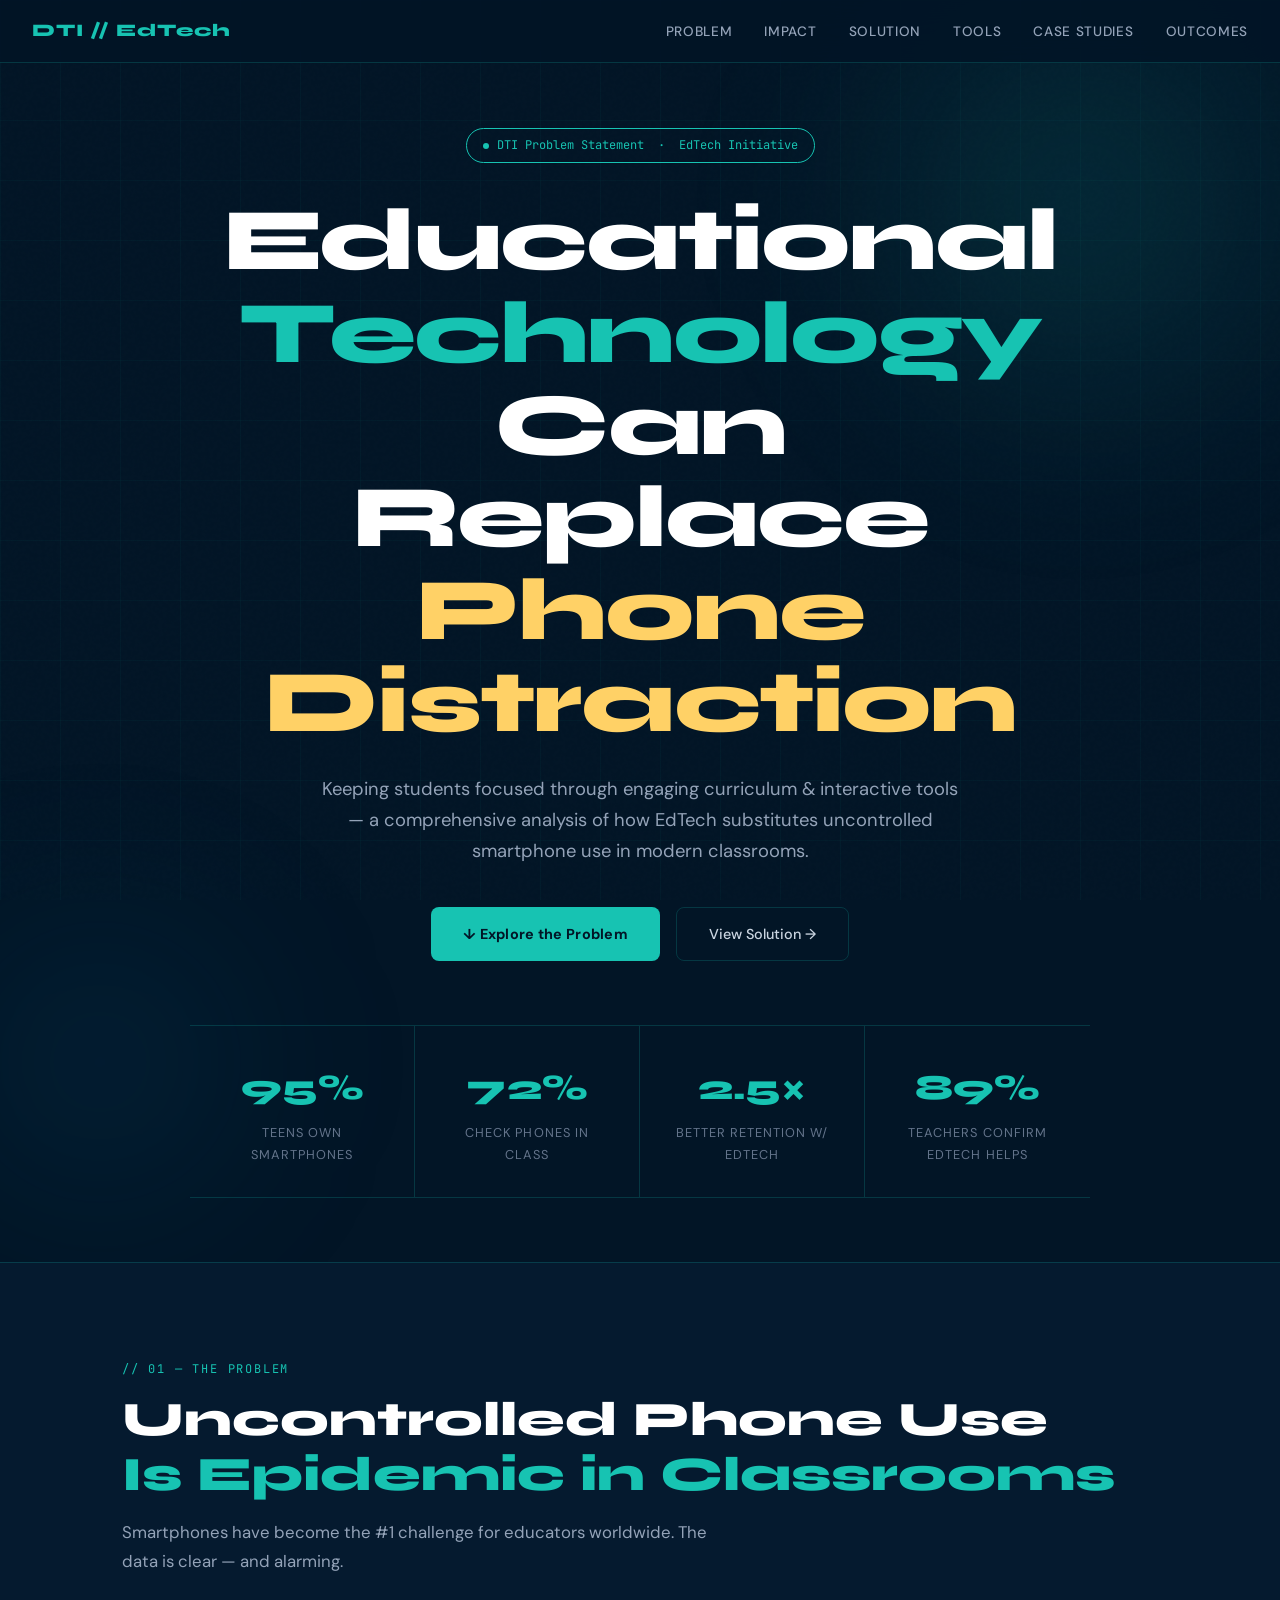
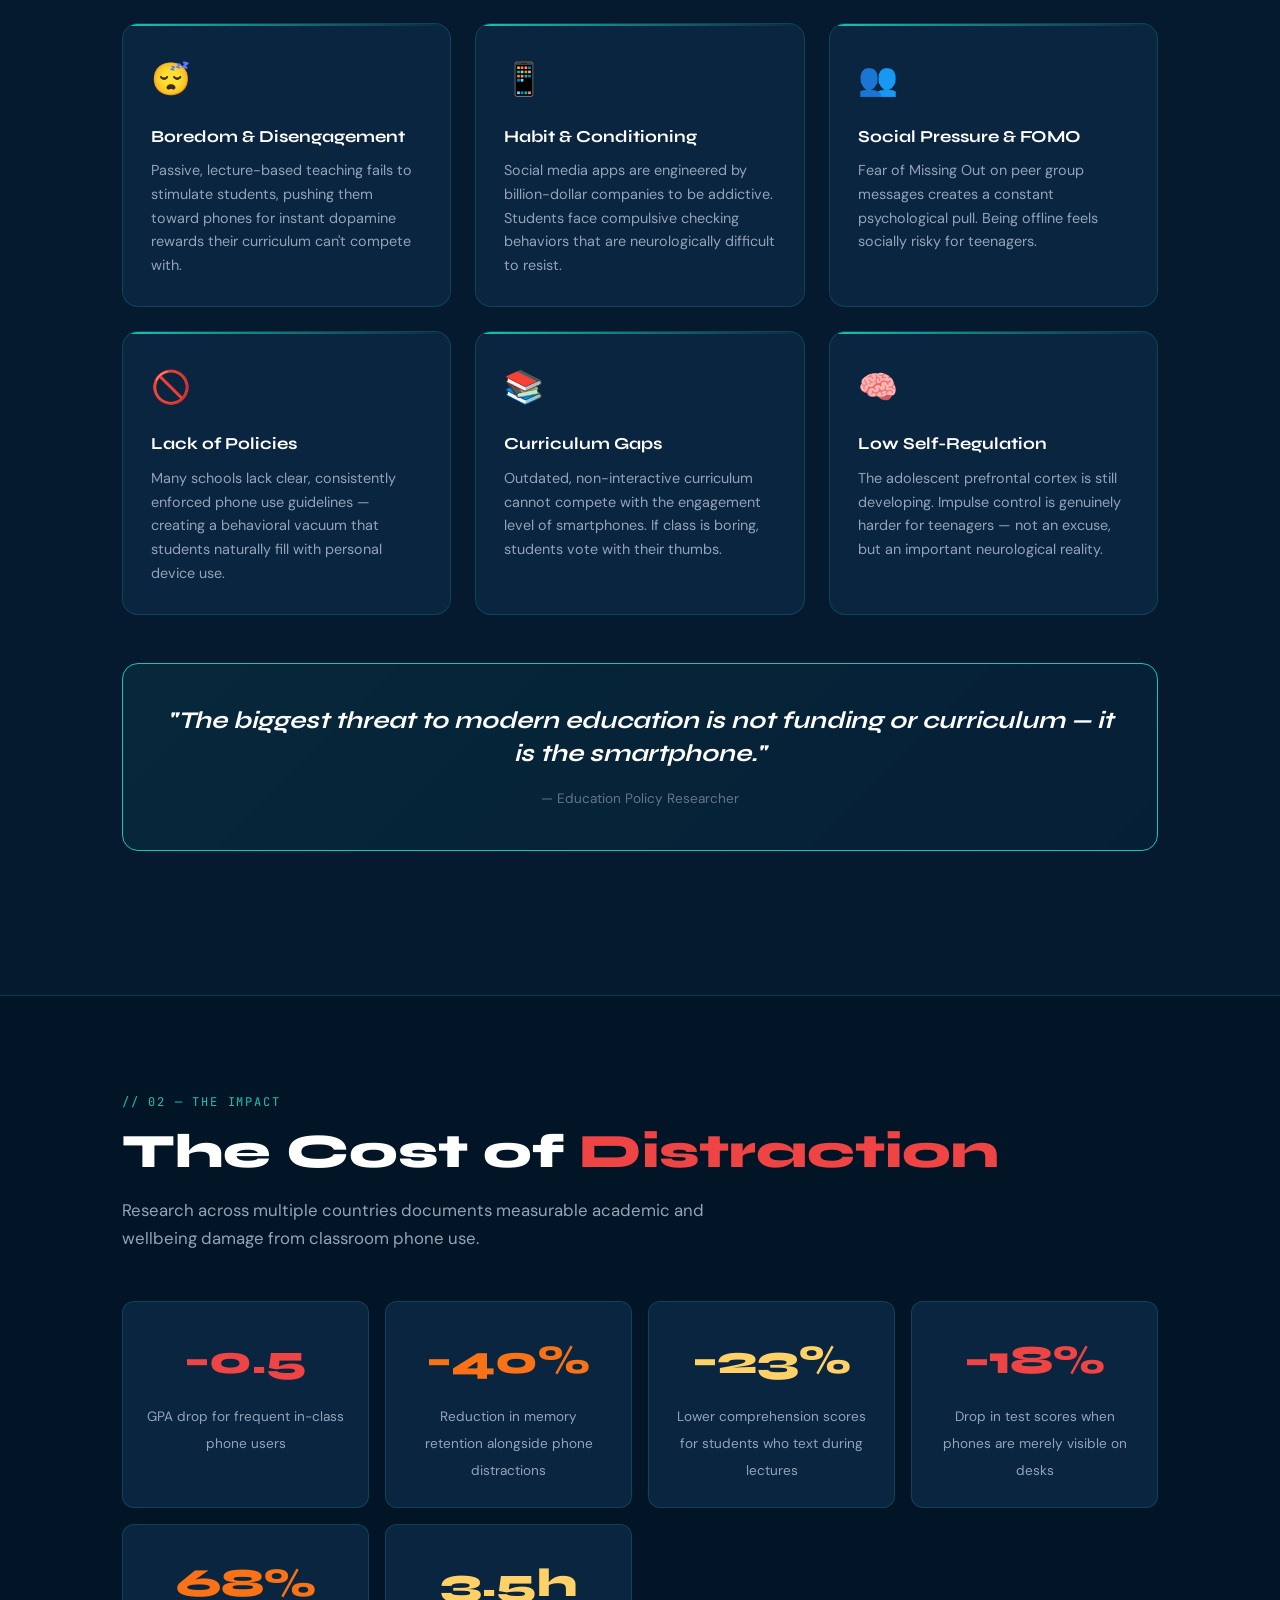
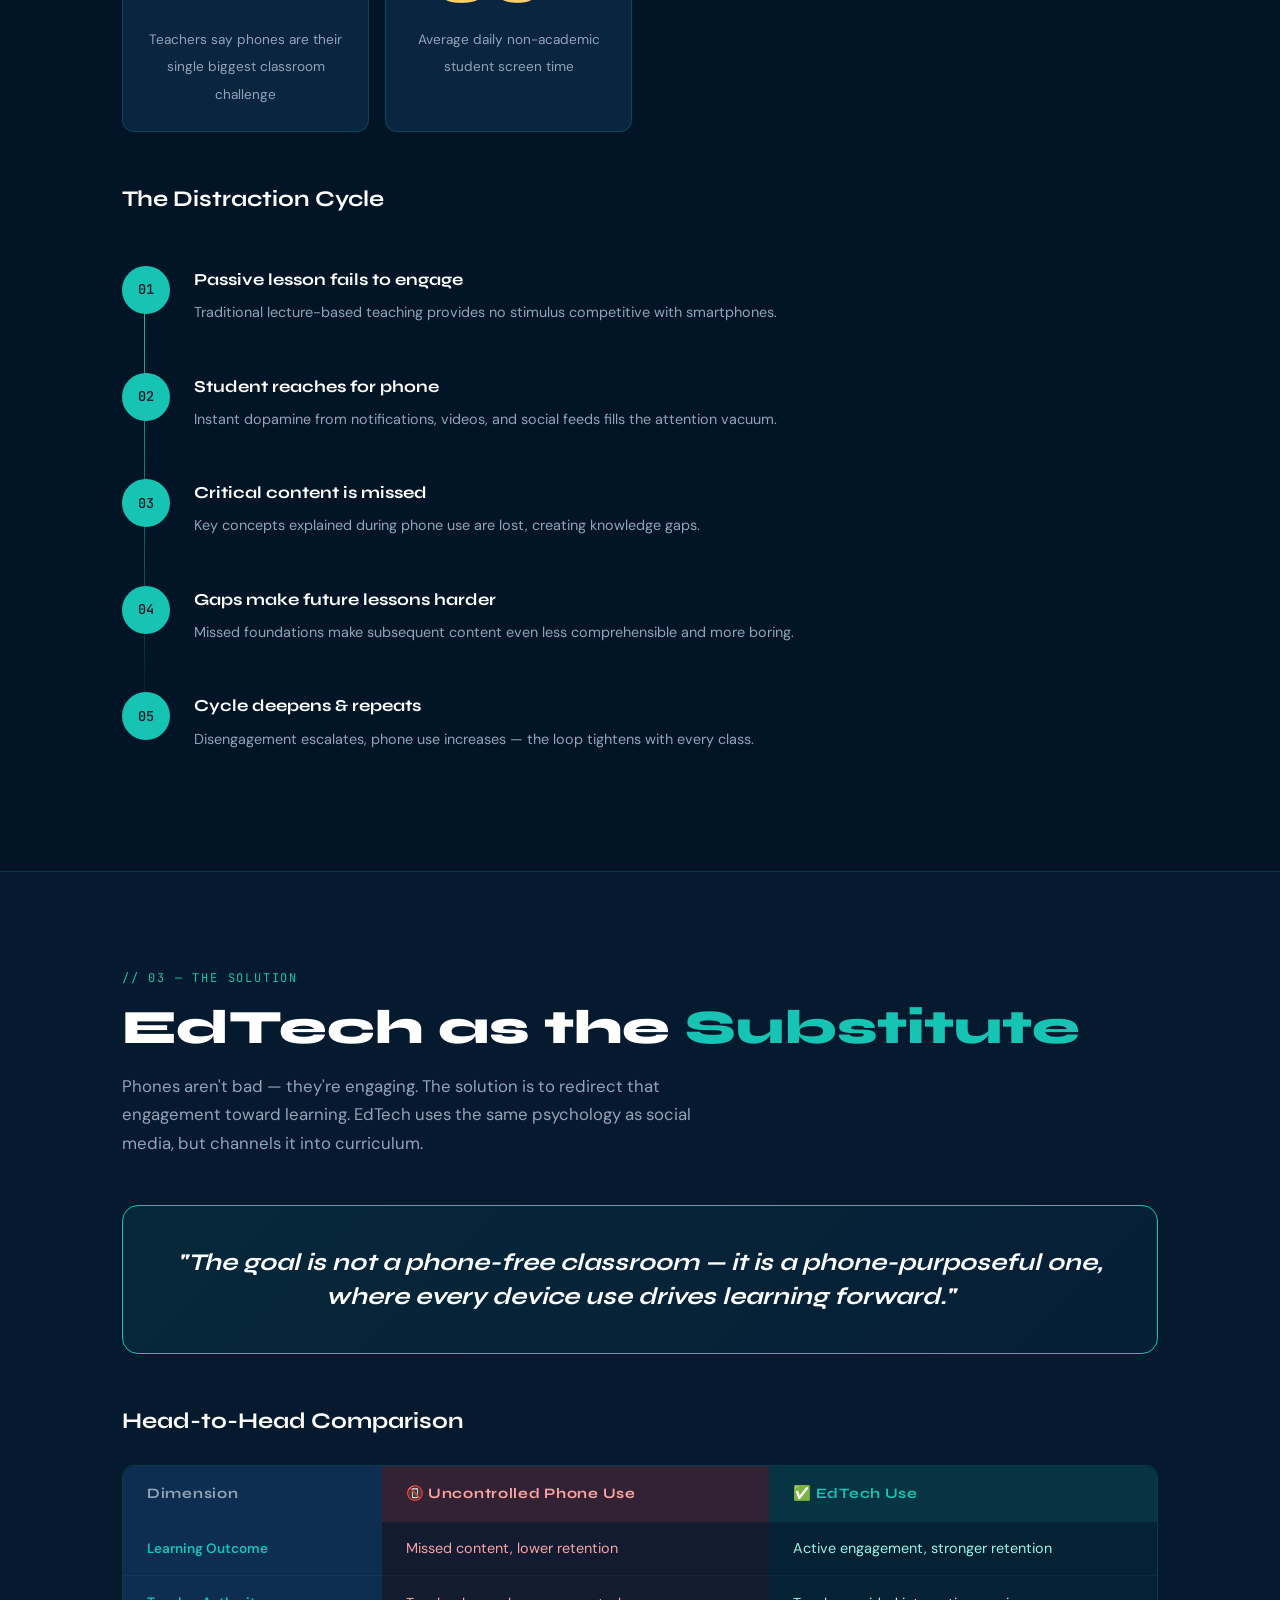
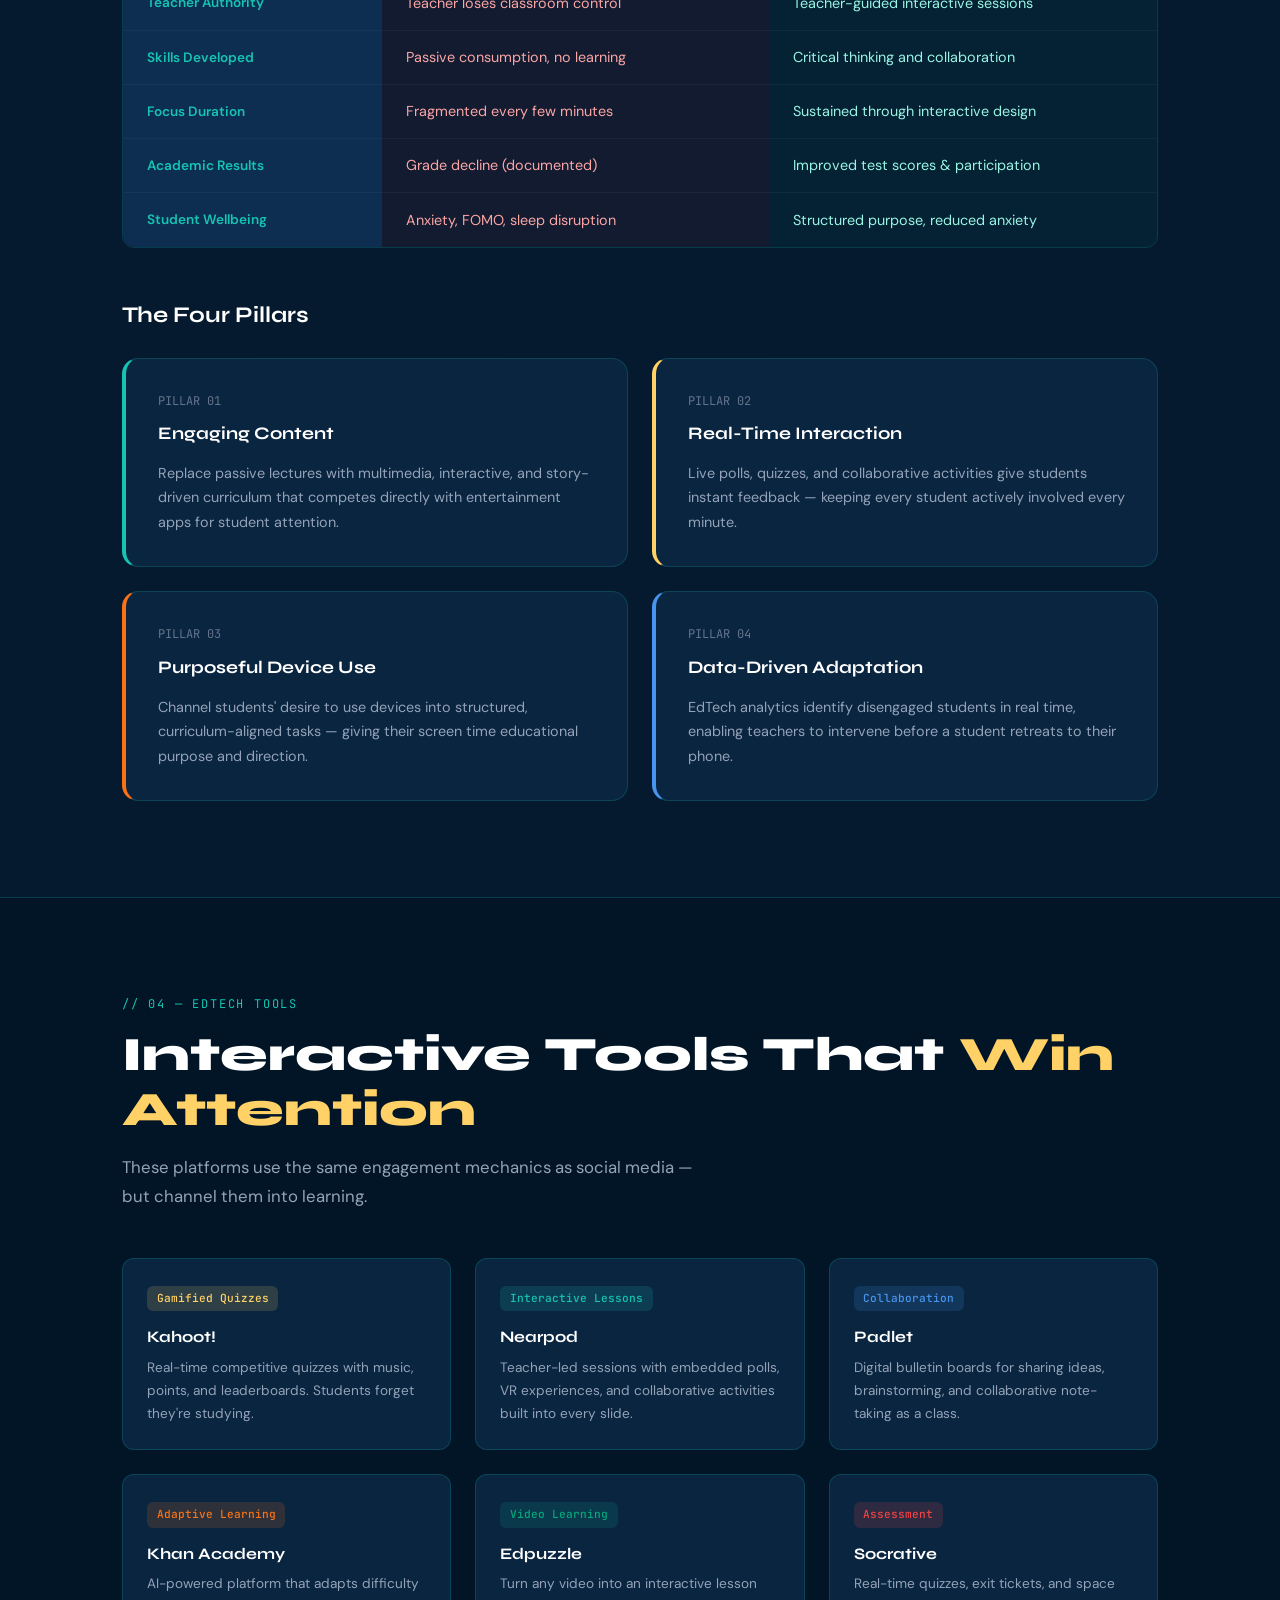
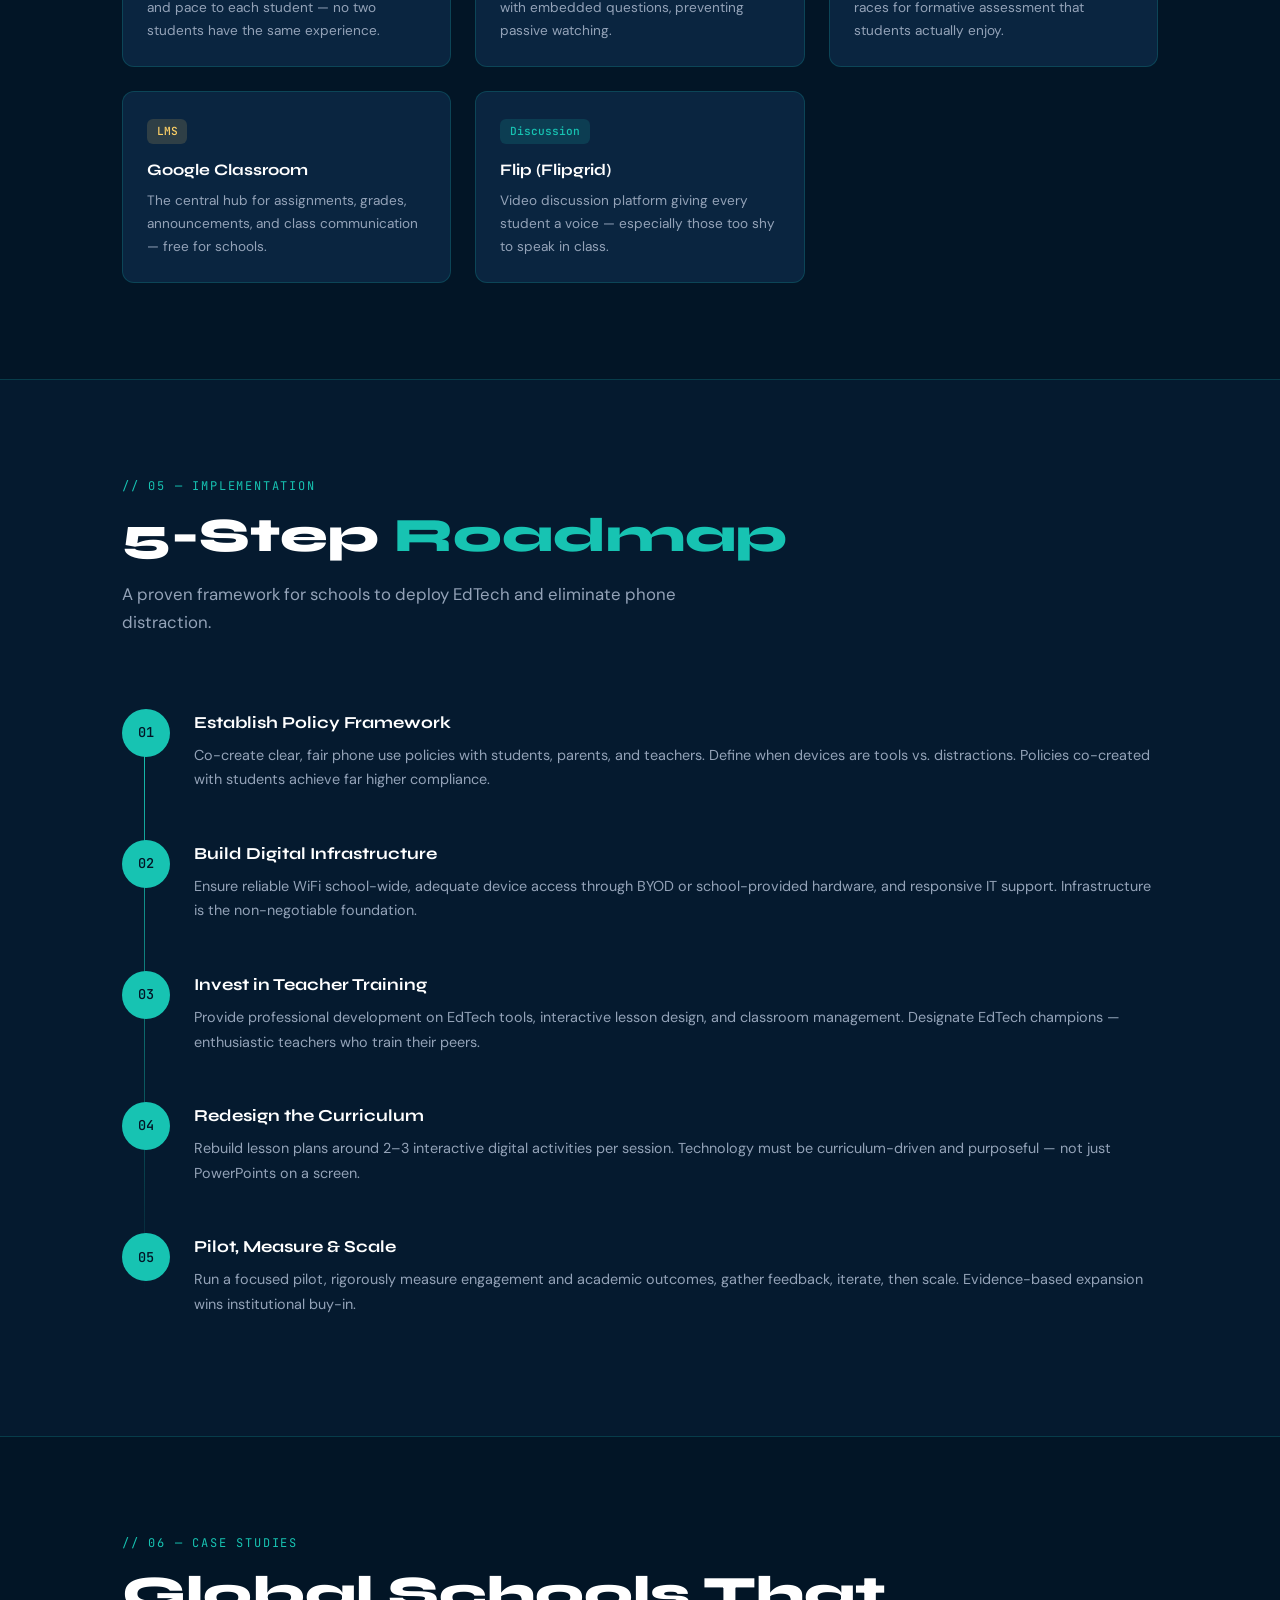
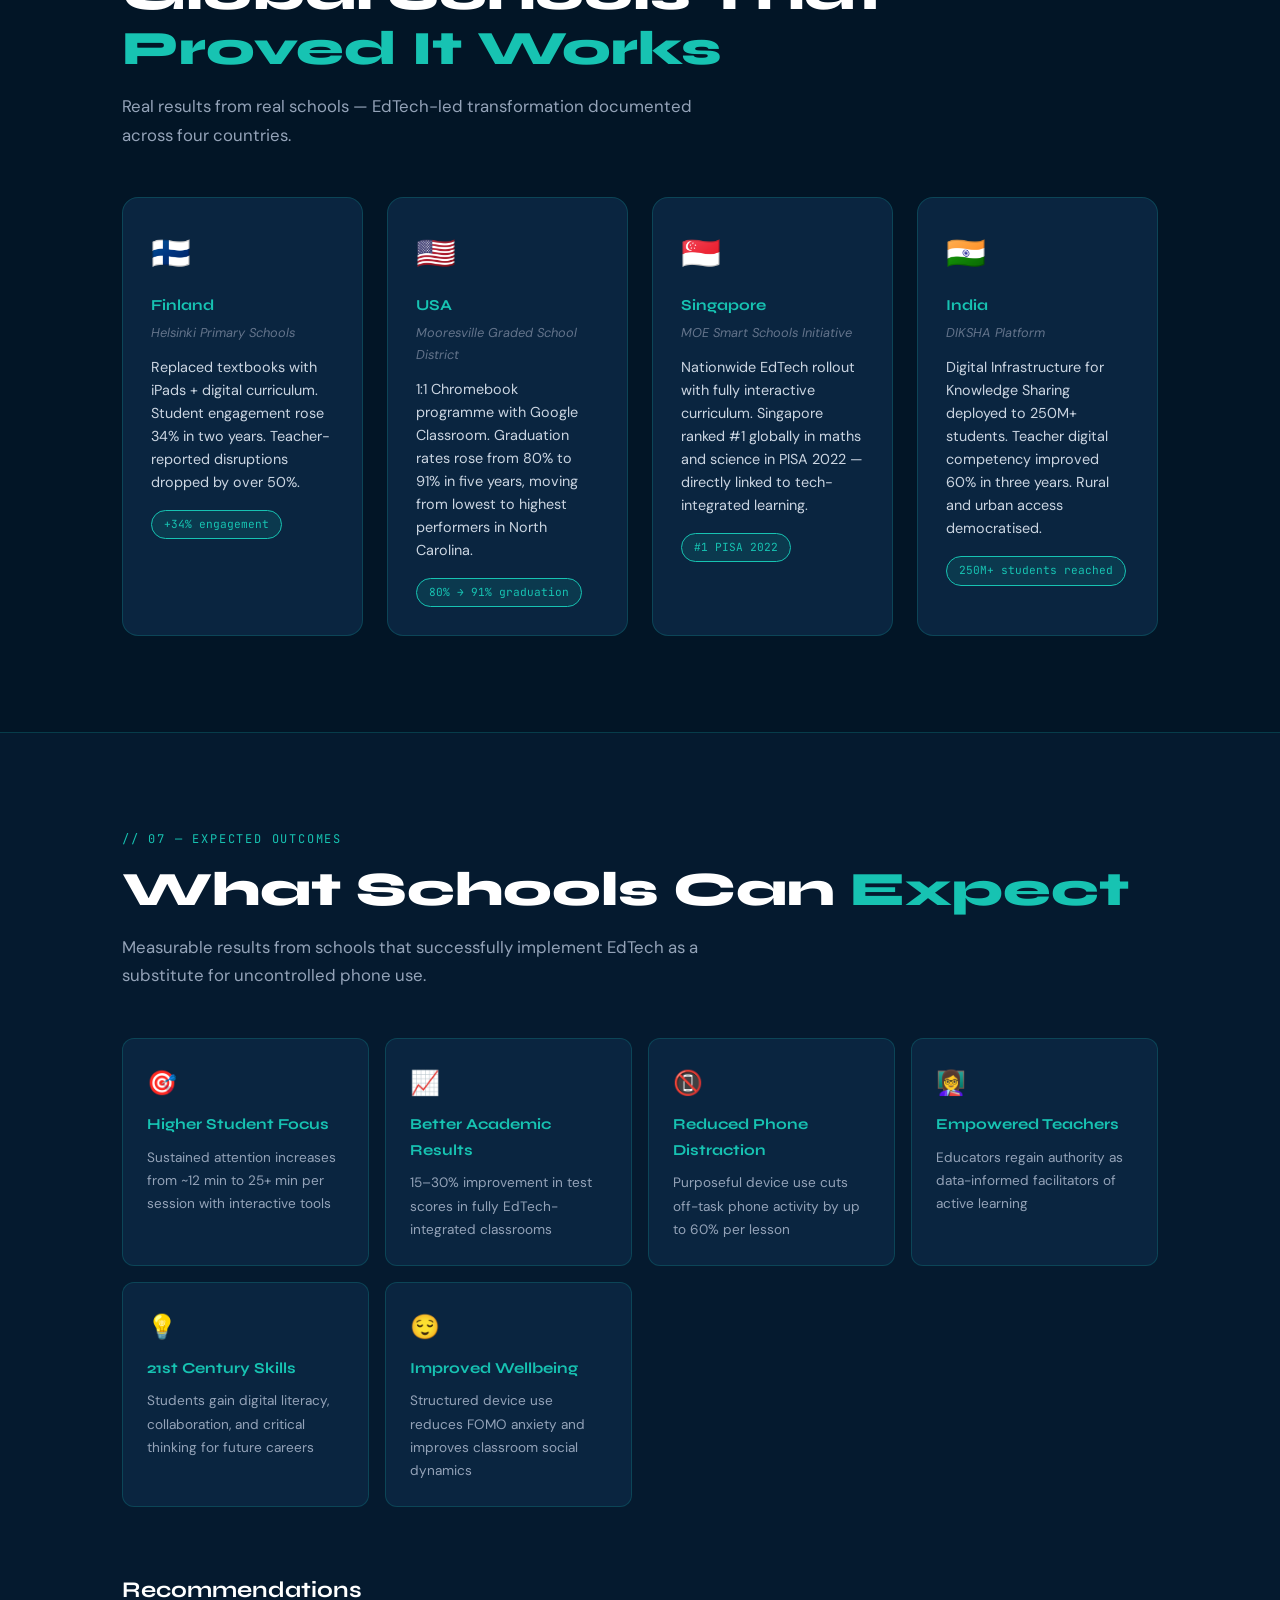
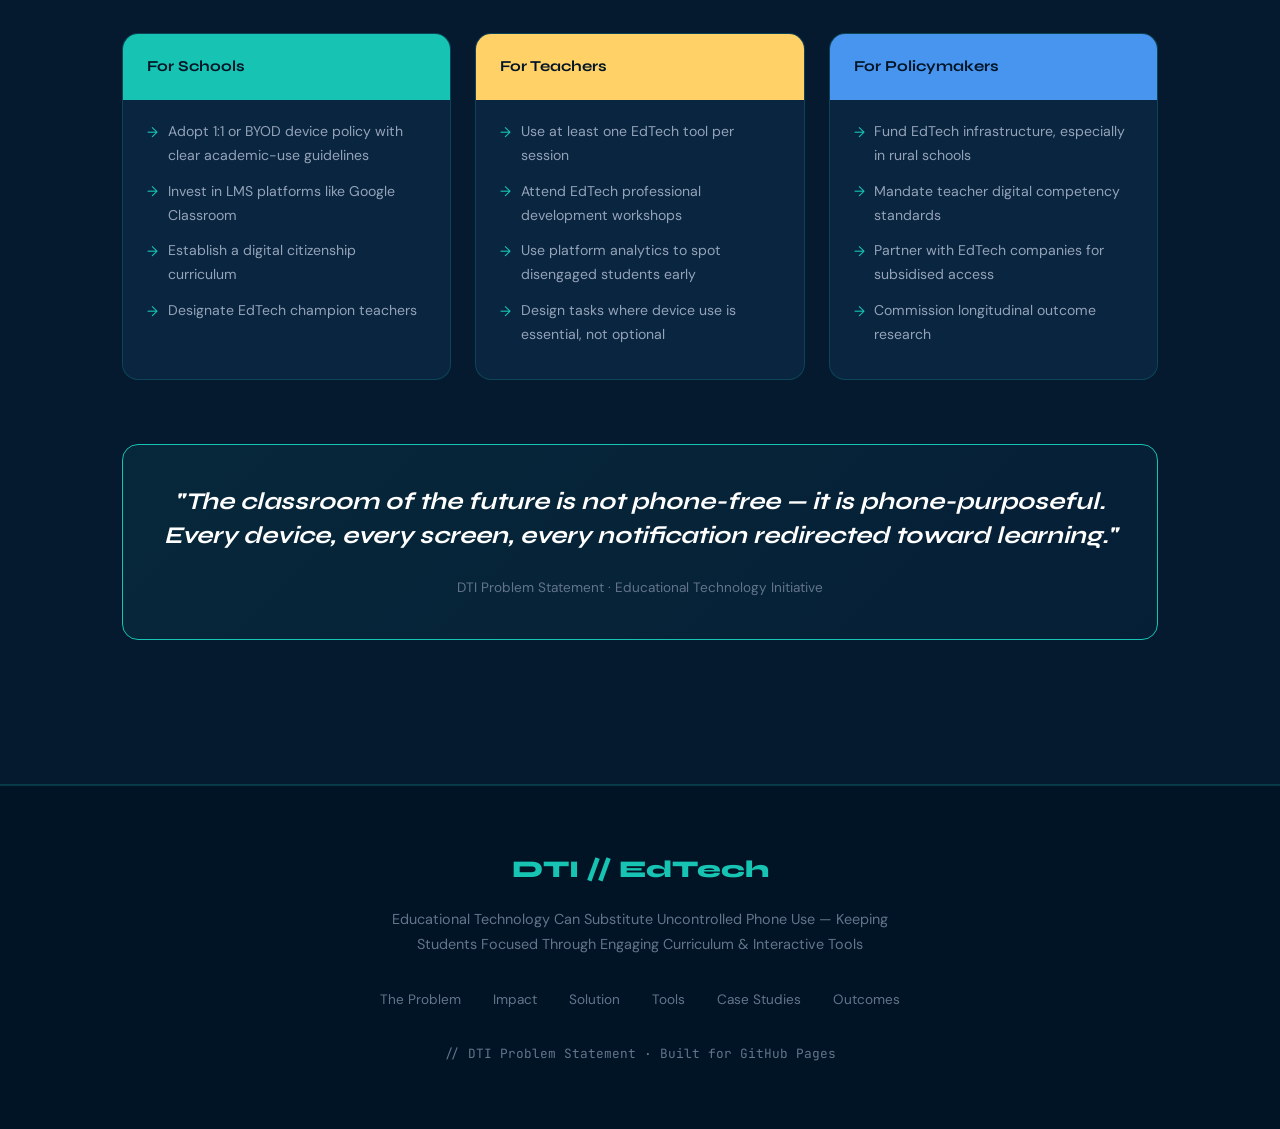
<file: index.html>
<!DOCTYPE html>
<html lang="en">
<head>
<meta charset="UTF-8">
<meta name="viewport" content="width=device-width, initial-scale=1.0">
<title>DTI Problem Statement — Educational Technology</title>
<link rel="preconnect" href="https://fonts.googleapis.com">
<link href="https://fonts.googleapis.com/css2?family=Syne:wght@400;600;700;800&family=DM+Sans:ital,wght@0,300;0,400;0,500;1,300&family=JetBrains+Mono:wght@400;500&display=swap" rel="stylesheet">
<style>
/* ── RESET & BASE ─────────────────────────────── */
*, *::before, *::after { box-sizing: border-box; margin: 0; padding: 0; }

:root {
  --navy:   #021526;
  --blue:   #065A82;
  --teal:   #17C3B2;
  --gold:   #FFD166;
  --red:    #EF4444;
  --orange: #F97316;
  --slate:  #94A3B8;
  --card:   #0A2540;
  --card2:  #0D2E50;
  --white:  #FFFFFF;
  --text:   #CBD5E1;
  --muted:  #64748B;
  --border: rgba(23,195,178,0.2);
  --glow:   rgba(23,195,178,0.08);
}

html { scroll-behavior: smooth; }

body {
  background: var(--navy);
  color: var(--text);
  font-family: 'DM Sans', sans-serif;
  font-size: 16px;
  line-height: 1.7;
  overflow-x: hidden;
}

/* ── NOISE TEXTURE OVERLAY ───────────────────── */
body::before {
  content: '';
  position: fixed;
  inset: 0;
  background-image: url("data:image/svg+xml,%3Csvg viewBox='0 0 256 256' xmlns='http://www.w3.org/2000/svg'%3E%3Cfilter id='noise'%3E%3CfeTurbulence type='fractalNoise' baseFrequency='0.9' numOctaves='4' stitchTiles='stitch'/%3E%3C/filter%3E%3Crect width='100%25' height='100%25' filter='url(%23noise)' opacity='0.03'/%3E%3C/svg%3E");
  pointer-events: none;
  z-index: 0;
  opacity: 0.4;
}

/* ── ANIMATED GRID BG ────────────────────────── */
.grid-bg {
  position: fixed;
  inset: 0;
  background-image:
    linear-gradient(rgba(23,195,178,0.04) 1px, transparent 1px),
    linear-gradient(90deg, rgba(23,195,178,0.04) 1px, transparent 1px);
  background-size: 60px 60px;
  pointer-events: none;
  z-index: 0;
}

/* ── NAV ─────────────────────────────────────── */
nav {
  position: fixed;
  top: 0; left: 0; right: 0;
  z-index: 100;
  padding: 1rem 2rem;
  display: flex;
  align-items: center;
  justify-content: space-between;
  background: rgba(2,21,38,0.85);
  backdrop-filter: blur(20px);
  border-bottom: 1px solid var(--border);
}

.nav-logo {
  font-family: 'Syne', sans-serif;
  font-size: 1.1rem;
  font-weight: 800;
  color: var(--teal);
  letter-spacing: 0.05em;
  text-decoration: none;
}

.nav-links {
  display: flex;
  gap: 2rem;
  list-style: none;
}

.nav-links a {
  color: var(--slate);
  text-decoration: none;
  font-size: 0.85rem;
  font-weight: 500;
  letter-spacing: 0.05em;
  text-transform: uppercase;
  transition: color 0.2s;
}

.nav-links a:hover { color: var(--teal); }

/* ── HERO ─────────────────────────────────────── */
.hero {
  min-height: 100vh;
  display: flex;
  align-items: center;
  justify-content: center;
  position: relative;
  padding: 8rem 2rem 4rem;
  overflow: hidden;
}

.hero-orb {
  position: absolute;
  border-radius: 50%;
  filter: blur(80px);
  pointer-events: none;
}
.hero-orb-1 {
  width: 600px; height: 600px;
  background: radial-gradient(circle, rgba(23,195,178,0.15), transparent 70%);
  top: -100px; right: -100px;
  animation: drift 8s ease-in-out infinite alternate;
}
.hero-orb-2 {
  width: 400px; height: 400px;
  background: radial-gradient(circle, rgba(6,90,130,0.2), transparent 70%);
  bottom: 0; left: -100px;
  animation: drift 10s ease-in-out infinite alternate-reverse;
}
@keyframes drift {
  from { transform: translate(0,0) scale(1); }
  to   { transform: translate(30px,20px) scale(1.05); }
}

.hero-inner {
  max-width: 900px;
  text-align: center;
  position: relative;
  z-index: 1;
}

.hero-badge {
  display: inline-flex;
  align-items: center;
  gap: 0.5rem;
  padding: 0.4rem 1rem;
  border: 1px solid var(--teal);
  border-radius: 100px;
  font-family: 'JetBrains Mono', monospace;
  font-size: 0.75rem;
  color: var(--teal);
  margin-bottom: 2rem;
  animation: fadeDown 0.6s ease both;
}

.hero-badge::before {
  content: '';
  width: 6px; height: 6px;
  background: var(--teal);
  border-radius: 50%;
  animation: pulse 2s ease-in-out infinite;
}
@keyframes pulse {
  0%,100% { opacity: 1; transform: scale(1); }
  50%      { opacity: 0.4; transform: scale(0.8); }
}

.hero-title {
  font-family: 'Syne', sans-serif;
  font-size: clamp(2.8rem, 7vw, 5.5rem);
  font-weight: 800;
  line-height: 1.05;
  color: var(--white);
  animation: fadeDown 0.6s 0.1s ease both;
  letter-spacing: -0.02em;
}

.hero-title .accent { color: var(--teal); }
.hero-title .gold   { color: var(--gold); }

.hero-sub {
  margin-top: 1.5rem;
  font-size: 1.15rem;
  color: var(--slate);
  max-width: 640px;
  margin-left: auto;
  margin-right: auto;
  animation: fadeDown 0.6s 0.2s ease both;
}

.hero-ctas {
  display: flex;
  gap: 1rem;
  justify-content: center;
  margin-top: 2.5rem;
  flex-wrap: wrap;
  animation: fadeDown 0.6s 0.3s ease both;
}

.btn-primary {
  display: inline-flex;
  align-items: center;
  gap: 0.5rem;
  padding: 0.85rem 2rem;
  background: var(--teal);
  color: var(--navy);
  font-weight: 700;
  font-size: 0.9rem;
  border-radius: 8px;
  text-decoration: none;
  letter-spacing: 0.02em;
  transition: transform 0.2s, box-shadow 0.2s;
}
.btn-primary:hover {
  transform: translateY(-2px);
  box-shadow: 0 12px 40px rgba(23,195,178,0.3);
}

.btn-outline {
  display: inline-flex;
  align-items: center;
  gap: 0.5rem;
  padding: 0.85rem 2rem;
  border: 1px solid var(--border);
  color: var(--text);
  font-weight: 500;
  font-size: 0.9rem;
  border-radius: 8px;
  text-decoration: none;
  transition: border-color 0.2s, color 0.2s;
}
.btn-outline:hover { border-color: var(--teal); color: var(--teal); }

/* ── STATS STRIP ─────────────────────────────── */
.stats-strip {
  display: grid;
  grid-template-columns: repeat(4, 1fr);
  border-top: 1px solid var(--border);
  border-bottom: 1px solid var(--border);
  margin-top: 4rem;
  animation: fadeDown 0.6s 0.4s ease both;
}
.stat-item {
  padding: 2rem;
  text-align: center;
  border-right: 1px solid var(--border);
}
.stat-item:last-child { border-right: none; }
.stat-num {
  font-family: 'Syne', sans-serif;
  font-size: 2.2rem;
  font-weight: 800;
  color: var(--teal);
}
.stat-label {
  font-size: 0.8rem;
  color: var(--muted);
  text-transform: uppercase;
  letter-spacing: 0.08em;
  margin-top: 0.25rem;
}

@keyframes fadeDown {
  from { opacity: 0; transform: translateY(-20px); }
  to   { opacity: 1; transform: translateY(0); }
}

/* ── SECTIONS ─────────────────────────────────── */
section {
  position: relative;
  z-index: 1;
  padding: 6rem 2rem;
  max-width: 1100px;
  margin: 0 auto;
}

.section-label {
  font-family: 'JetBrains Mono', monospace;
  font-size: 0.75rem;
  color: var(--teal);
  letter-spacing: 0.15em;
  text-transform: uppercase;
  margin-bottom: 0.75rem;
}

.section-title {
  font-family: 'Syne', sans-serif;
  font-size: clamp(1.8rem, 4vw, 3rem);
  font-weight: 800;
  color: var(--white);
  line-height: 1.15;
  margin-bottom: 1rem;
}

.section-desc {
  color: var(--slate);
  font-size: 1.05rem;
  max-width: 600px;
  margin-bottom: 3rem;
}

/* ── DIVIDER ──────────────────────────────────── */
.divider {
  height: 1px;
  background: linear-gradient(90deg, transparent, var(--teal), transparent);
  margin: 0 2rem;
  opacity: 0.3;
}

/* ── CARDS GRID ───────────────────────────────── */
.cards-grid {
  display: grid;
  grid-template-columns: repeat(auto-fit, minmax(280px, 1fr));
  gap: 1.5rem;
}

.card {
  background: var(--card);
  border: 1px solid var(--border);
  border-radius: 16px;
  padding: 1.75rem;
  position: relative;
  overflow: hidden;
  transition: transform 0.3s, box-shadow 0.3s;
}
.card:hover {
  transform: translateY(-4px);
  box-shadow: 0 20px 60px rgba(0,0,0,0.3);
}
.card::before {
  content: '';
  position: absolute;
  top: 0; left: 0; right: 0;
  height: 2px;
  background: linear-gradient(90deg, var(--teal), transparent);
}

.card-icon {
  font-size: 2rem;
  margin-bottom: 1rem;
  display: block;
}

.card-title {
  font-family: 'Syne', sans-serif;
  font-size: 1.05rem;
  font-weight: 700;
  color: var(--white);
  margin-bottom: 0.5rem;
}

.card-text {
  font-size: 0.9rem;
  color: var(--slate);
  line-height: 1.65;
}

/* ── BIG STAT CARDS ───────────────────────────── */
.stats-grid {
  display: grid;
  grid-template-columns: repeat(auto-fit, minmax(200px, 1fr));
  gap: 1rem;
}

.stat-card {
  background: var(--card);
  border: 1px solid var(--border);
  border-radius: 12px;
  padding: 1.5rem;
  text-align: center;
  transition: transform 0.2s;
}
.stat-card:hover { transform: scale(1.03); }

.stat-card .big-num {
  font-family: 'Syne', sans-serif;
  font-size: 2.5rem;
  font-weight: 800;
  display: block;
  margin-bottom: 0.5rem;
}

.stat-card .desc {
  font-size: 0.85rem;
  color: var(--slate);
}

/* ── COMPARISON TABLE ─────────────────────────── */
.compare-table {
  width: 100%;
  border-collapse: collapse;
  border-radius: 12px;
  overflow: hidden;
}

.compare-table th {
  padding: 1rem 1.5rem;
  font-family: 'Syne', sans-serif;
  font-size: 0.9rem;
  font-weight: 700;
  text-align: left;
  letter-spacing: 0.05em;
}

.compare-table th:nth-child(1) { background: var(--card2); color: var(--slate); width: 25%; }
.compare-table th:nth-child(2) { background: rgba(239,68,68,0.2); color: #FCA5A5; width: 37.5%; }
.compare-table th:nth-child(3) { background: rgba(23,195,178,0.15); color: var(--teal); width: 37.5%; }

.compare-table td {
  padding: 0.9rem 1.5rem;
  font-size: 0.9rem;
  border-bottom: 1px solid rgba(255,255,255,0.04);
}

.compare-table tr:last-child td { border-bottom: none; }

.compare-table td:nth-child(1) { background: var(--card2); color: var(--teal); font-weight: 600; font-size: 0.85rem; }
.compare-table td:nth-child(2) { background: rgba(239,68,68,0.05); color: #FCA5A5; }
.compare-table td:nth-child(3) { background: rgba(23,195,178,0.04); color: #99F6E4; }

/* ── PROCESS STEPS ────────────────────────────── */
.steps {
  display: flex;
  flex-direction: column;
  gap: 0;
  position: relative;
}

.steps::before {
  content: '';
  position: absolute;
  left: 22px;
  top: 48px;
  bottom: 48px;
  width: 1px;
  background: linear-gradient(to bottom, var(--teal), transparent);
}

.step {
  display: grid;
  grid-template-columns: 48px 1fr;
  gap: 1.5rem;
  padding: 1.5rem 0;
  align-items: start;
}

.step-num {
  width: 48px; height: 48px;
  background: var(--teal);
  border-radius: 50%;
  display: flex;
  align-items: center;
  justify-content: center;
  font-family: 'JetBrains Mono', monospace;
  font-size: 0.85rem;
  font-weight: 500;
  color: var(--navy);
  flex-shrink: 0;
  position: relative;
  z-index: 1;
}

.step-content {}
.step-title {
  font-family: 'Syne', sans-serif;
  font-size: 1.05rem;
  font-weight: 700;
  color: var(--white);
  margin-bottom: 0.35rem;
}
.step-desc { font-size: 0.9rem; color: var(--slate); }

/* ── CASE STUDY CARDS ────────────────────────── */
.case-grid {
  display: grid;
  grid-template-columns: repeat(auto-fit, minmax(240px, 1fr));
  gap: 1.5rem;
}

.case-card {
  background: var(--card);
  border: 1px solid var(--border);
  border-radius: 16px;
  padding: 1.75rem;
  transition: transform 0.3s;
}
.case-card:hover { transform: translateY(-4px); }

.case-flag {
  font-size: 2rem;
  margin-bottom: 0.75rem;
  display: block;
}

.case-country {
  font-family: 'Syne', sans-serif;
  font-size: 0.95rem;
  font-weight: 700;
  color: var(--teal);
  margin-bottom: 0.25rem;
}

.case-school {
  font-size: 0.8rem;
  color: var(--muted);
  margin-bottom: 0.75rem;
  font-style: italic;
}

.case-result {
  font-size: 0.9rem;
  color: var(--text);
  line-height: 1.6;
}

.case-badge {
  display: inline-block;
  margin-top: 1rem;
  padding: 0.25rem 0.75rem;
  background: rgba(23,195,178,0.12);
  border: 1px solid var(--teal);
  border-radius: 100px;
  font-family: 'JetBrains Mono', monospace;
  font-size: 0.7rem;
  color: var(--teal);
}

/* ── CALLOUT BOX ─────────────────────────────── */
.callout {
  background: linear-gradient(135deg, rgba(23,195,178,0.08), rgba(6,90,130,0.08));
  border: 1px solid var(--teal);
  border-radius: 16px;
  padding: 2.5rem;
  text-align: center;
  margin: 3rem 0;
}

.callout blockquote {
  font-family: 'Syne', sans-serif;
  font-size: clamp(1.1rem, 2.5vw, 1.5rem);
  font-weight: 700;
  color: var(--white);
  line-height: 1.4;
  font-style: italic;
}

/* ── PILLAR CARDS ─────────────────────────────── */
.pillars {
  display: grid;
  grid-template-columns: repeat(2, 1fr);
  gap: 1.5rem;
}

.pillar {
  background: var(--card);
  border: 1px solid var(--border);
  border-radius: 16px;
  padding: 2rem;
  border-left: 4px solid var(--teal);
  transition: transform 0.3s;
}
.pillar:hover { transform: translateY(-3px); }
.pillar:nth-child(2) { border-left-color: var(--gold); }
.pillar:nth-child(3) { border-left-color: var(--orange); }
.pillar:nth-child(4) { border-left-color: #4895EF; }

.pillar-num {
  font-family: 'JetBrains Mono', monospace;
  font-size: 0.75rem;
  color: var(--muted);
  margin-bottom: 0.5rem;
}

.pillar-title {
  font-family: 'Syne', sans-serif;
  font-size: 1.1rem;
  font-weight: 700;
  color: var(--white);
  margin-bottom: 0.75rem;
}

.pillar-text { font-size: 0.9rem; color: var(--slate); }

/* ── OUTCOMES GRID ────────────────────────────── */
.outcomes {
  display: grid;
  grid-template-columns: repeat(auto-fit, minmax(220px, 1fr));
  gap: 1rem;
}

.outcome-item {
  background: var(--card);
  border: 1px solid var(--border);
  border-radius: 12px;
  padding: 1.5rem;
  display: flex;
  flex-direction: column;
  gap: 0.5rem;
  transition: box-shadow 0.3s;
}
.outcome-item:hover {
  box-shadow: 0 0 0 1px var(--teal), 0 8px 32px rgba(23,195,178,0.1);
}

.outcome-icon { font-size: 1.5rem; }
.outcome-title {
  font-family: 'Syne', sans-serif;
  font-size: 0.95rem;
  font-weight: 700;
  color: var(--teal);
}
.outcome-desc { font-size: 0.85rem; color: var(--slate); }

/* ── RECOMMENDATIONS ─────────────────────────── */
.recs {
  display: grid;
  grid-template-columns: repeat(3, 1fr);
  gap: 1.5rem;
}

.rec-col {
  background: var(--card);
  border: 1px solid var(--border);
  border-radius: 16px;
  overflow: hidden;
}

.rec-header {
  padding: 1.25rem 1.5rem;
  font-family: 'Syne', sans-serif;
  font-size: 0.95rem;
  font-weight: 700;
  color: var(--navy);
}

.rec-header.teal   { background: var(--teal); }
.rec-header.gold   { background: var(--gold); }
.rec-header.blue   { background: #4895EF; }

.rec-body { padding: 1.25rem 1.5rem; }

.rec-item {
  display: flex;
  gap: 0.6rem;
  align-items: flex-start;
  margin-bottom: 0.75rem;
  font-size: 0.88rem;
  color: var(--slate);
}
.rec-item::before {
  content: '→';
  color: var(--teal);
  flex-shrink: 0;
  margin-top: 0.05rem;
}

/* ── TOOLS SECTION ────────────────────────────── */
.tools-grid {
  display: grid;
  grid-template-columns: repeat(auto-fit, minmax(260px, 1fr));
  gap: 1.5rem;
}

.tool-card {
  background: var(--card);
  border: 1px solid var(--border);
  border-radius: 12px;
  padding: 1.5rem;
  transition: transform 0.2s;
}
.tool-card:hover { transform: translateY(-3px); }

.tool-tag {
  display: inline-block;
  padding: 0.2rem 0.6rem;
  border-radius: 6px;
  font-family: 'JetBrains Mono', monospace;
  font-size: 0.7rem;
  margin-bottom: 0.75rem;
  font-weight: 500;
}

.tool-name {
  font-family: 'Syne', sans-serif;
  font-size: 1rem;
  font-weight: 700;
  color: var(--white);
  margin-bottom: 0.35rem;
}

.tool-desc { font-size: 0.85rem; color: var(--slate); }

/* ── SECTION BG ALTERNATES ───────────────────── */
.bg-alt {
  background: rgba(10,37,64,0.4);
  border-top: 1px solid var(--border);
  border-bottom: 1px solid var(--border);
  max-width: 100%;
  padding: 6rem 0;
}
.bg-alt > .inner { max-width: 1100px; margin: 0 auto; padding: 0 2rem; }

/* ── FOOTER ───────────────────────────────────── */
footer {
  position: relative;
  z-index: 1;
  border-top: 1px solid var(--border);
  padding: 4rem 2rem;
  text-align: center;
  background: rgba(2,21,38,0.9);
}

.footer-logo {
  font-family: 'Syne', sans-serif;
  font-size: 1.5rem;
  font-weight: 800;
  color: var(--teal);
  margin-bottom: 1rem;
}

.footer-tagline {
  color: var(--muted);
  font-size: 0.9rem;
  max-width: 500px;
  margin: 0 auto 2rem;
}

.footer-links {
  display: flex;
  justify-content: center;
  gap: 2rem;
  flex-wrap: wrap;
}

.footer-links a {
  color: var(--muted);
  text-decoration: none;
  font-size: 0.85rem;
  transition: color 0.2s;
}
.footer-links a:hover { color: var(--teal); }

.footer-copy {
  margin-top: 2rem;
  font-size: 0.8rem;
  color: var(--muted);
  font-family: 'JetBrains Mono', monospace;
}

/* ── SCROLL REVEAL ────────────────────────────── */
.reveal {
  opacity: 0;
  transform: translateY(30px);
  transition: opacity 0.7s ease, transform 0.7s ease;
}
.reveal.visible {
  opacity: 1;
  transform: translateY(0);
}

/* ── RESPONSIVE ───────────────────────────────── */
@media (max-width: 768px) {
  .stats-strip   { grid-template-columns: repeat(2, 1fr); }
  .pillars       { grid-template-columns: 1fr; }
  .recs          { grid-template-columns: 1fr; }
  .nav-links     { display: none; }
  .compare-table { font-size: 0.8rem; }
  .compare-table th, .compare-table td { padding: 0.7rem 0.8rem; }
}

@media (max-width: 480px) {
  .stats-strip { grid-template-columns: 1fr 1fr; }
}

/* ── HIGHLIGHT COLORS ─────────────────────────── */
.c-teal   { color: var(--teal); }
.c-gold   { color: var(--gold); }
.c-red    { color: var(--red); }
.c-orange { color: var(--orange); }
.c-blue   { color: #4895EF; }

/* Section full-width wrapper */
.full-section {
  position: relative;
  z-index: 1;
}
</style>
</head>
<body>

<div class="grid-bg"></div>

<!-- NAV -->
<nav>
  <a href="#" class="nav-logo">DTI // EdTech</a>
  <ul class="nav-links">
    <li><a href="#problem">Problem</a></li>
    <li><a href="#impact">Impact</a></li>
    <li><a href="#solution">Solution</a></li>
    <li><a href="#tools">Tools</a></li>
    <li><a href="#cases">Case Studies</a></li>
    <li><a href="#outcomes">Outcomes</a></li>
  </ul>
</nav>

<!-- HERO -->
<div class="full-section">
<div class="hero">
  <div class="hero-orb hero-orb-1"></div>
  <div class="hero-orb hero-orb-2"></div>
  <div class="hero-inner">
    <div class="hero-badge">DTI Problem Statement &nbsp;·&nbsp; EdTech Initiative</div>
    <h1 class="hero-title">
      Educational<br>
      <span class="accent">Technology</span> Can<br>
      Replace <span class="gold">Phone Distraction</span>
    </h1>
    <p class="hero-sub">
      Keeping students focused through engaging curriculum &amp; interactive tools — a comprehensive analysis of how EdTech substitutes uncontrolled smartphone use in modern classrooms.
    </p>
    <div class="hero-ctas">
      <a href="#problem" class="btn-primary">↓ Explore the Problem</a>
      <a href="#solution" class="btn-outline">View Solution →</a>
    </div>

    <div class="stats-strip">
      <div class="stat-item">
        <div class="stat-num">95%</div>
        <div class="stat-label">Teens own smartphones</div>
      </div>
      <div class="stat-item">
        <div class="stat-num">72%</div>
        <div class="stat-label">Check phones in class</div>
      </div>
      <div class="stat-item">
        <div class="stat-num">2.5×</div>
        <div class="stat-label">Better retention w/ EdTech</div>
      </div>
      <div class="stat-item">
        <div class="stat-num">89%</div>
        <div class="stat-label">Teachers confirm EdTech helps</div>
      </div>
    </div>
  </div>
</div>
</div>

<!-- PROBLEM SECTION -->
<div class="full-section" id="problem">
<div class="bg-alt">
<div class="inner">
  <div class="reveal">
    <p class="section-label">// 01 — The Problem</p>
    <h2 class="section-title">Uncontrolled Phone Use<br><span class="c-teal">Is Epidemic in Classrooms</span></h2>
    <p class="section-desc">Smartphones have become the #1 challenge for educators worldwide. The data is clear — and alarming.</p>
  </div>

  <div class="cards-grid reveal">
    <div class="card">
      <span class="card-icon">😴</span>
      <div class="card-title">Boredom &amp; Disengagement</div>
      <div class="card-text">Passive, lecture-based teaching fails to stimulate students, pushing them toward phones for instant dopamine rewards their curriculum can't compete with.</div>
    </div>
    <div class="card">
      <span class="card-icon">📱</span>
      <div class="card-title">Habit &amp; Conditioning</div>
      <div class="card-text">Social media apps are engineered by billion-dollar companies to be addictive. Students face compulsive checking behaviors that are neurologically difficult to resist.</div>
    </div>
    <div class="card">
      <span class="card-icon">👥</span>
      <div class="card-title">Social Pressure &amp; FOMO</div>
      <div class="card-text">Fear of Missing Out on peer group messages creates a constant psychological pull. Being offline feels socially risky for teenagers.</div>
    </div>
    <div class="card">
      <span class="card-icon">🚫</span>
      <div class="card-title">Lack of Policies</div>
      <div class="card-text">Many schools lack clear, consistently enforced phone use guidelines — creating a behavioral vacuum that students naturally fill with personal device use.</div>
    </div>
    <div class="card">
      <span class="card-icon">📚</span>
      <div class="card-title">Curriculum Gaps</div>
      <div class="card-text">Outdated, non-interactive curriculum cannot compete with the engagement level of smartphones. If class is boring, students vote with their thumbs.</div>
    </div>
    <div class="card">
      <span class="card-icon">🧠</span>
      <div class="card-title">Low Self-Regulation</div>
      <div class="card-text">The adolescent prefrontal cortex is still developing. Impulse control is genuinely harder for teenagers — not an excuse, but an important neurological reality.</div>
    </div>
  </div>

  <div class="callout reveal" style="margin-top:3rem">
    <blockquote>"The biggest threat to modern education is not funding or curriculum — it is the smartphone."</blockquote>
    <p style="color:var(--muted);margin-top:1rem;font-size:0.85rem">— Education Policy Researcher</p>
  </div>
</div>
</div>
</div>

<!-- IMPACT SECTION -->
<div class="full-section" id="impact">
<section>
  <div class="reveal">
    <p class="section-label">// 02 — The Impact</p>
    <h2 class="section-title">The Cost of <span class="c-red">Distraction</span></h2>
    <p class="section-desc">Research across multiple countries documents measurable academic and wellbeing damage from classroom phone use.</p>
  </div>

  <div class="stats-grid reveal">
    <div class="stat-card">
      <span class="big-num c-red">−0.5</span>
      <span class="desc">GPA drop for frequent in-class phone users</span>
    </div>
    <div class="stat-card">
      <span class="big-num c-orange">−40%</span>
      <span class="desc">Reduction in memory retention alongside phone distractions</span>
    </div>
    <div class="stat-card">
      <span class="big-num c-gold">−23%</span>
      <span class="desc">Lower comprehension scores for students who text during lectures</span>
    </div>
    <div class="stat-card">
      <span class="big-num c-red">−18%</span>
      <span class="desc">Drop in test scores when phones are merely visible on desks</span>
    </div>
    <div class="stat-card">
      <span class="big-num c-orange">68%</span>
      <span class="desc">Teachers say phones are their single biggest classroom challenge</span>
    </div>
    <div class="stat-card">
      <span class="big-num c-gold">3.5h</span>
      <span class="desc">Average daily non-academic student screen time</span>
    </div>
  </div>

  <div style="margin-top:3rem" class="reveal">
    <h3 style="font-family:'Syne',sans-serif;font-size:1.4rem;color:var(--white);margin-bottom:1.5rem;font-weight:700">The Distraction Cycle</h3>
    <div class="steps">
      <div class="step">
        <div class="step-num">01</div>
        <div class="step-content">
          <div class="step-title">Passive lesson fails to engage</div>
          <div class="step-desc">Traditional lecture-based teaching provides no stimulus competitive with smartphones.</div>
        </div>
      </div>
      <div class="step">
        <div class="step-num">02</div>
        <div class="step-content">
          <div class="step-title">Student reaches for phone</div>
          <div class="step-desc">Instant dopamine from notifications, videos, and social feeds fills the attention vacuum.</div>
        </div>
      </div>
      <div class="step">
        <div class="step-num">03</div>
        <div class="step-content">
          <div class="step-title">Critical content is missed</div>
          <div class="step-desc">Key concepts explained during phone use are lost, creating knowledge gaps.</div>
        </div>
      </div>
      <div class="step">
        <div class="step-num">04</div>
        <div class="step-content">
          <div class="step-title">Gaps make future lessons harder</div>
          <div class="step-desc">Missed foundations make subsequent content even less comprehensible and more boring.</div>
        </div>
      </div>
      <div class="step">
        <div class="step-num">05</div>
        <div class="step-content">
          <div class="step-title">Cycle deepens &amp; repeats</div>
          <div class="step-desc">Disengagement escalates, phone use increases — the loop tightens with every class.</div>
        </div>
      </div>
    </div>
  </div>
</section>
</div>

<!-- SOLUTION SECTION -->
<div class="full-section" id="solution">
<div class="bg-alt">
<div class="inner">
  <div class="reveal">
    <p class="section-label">// 03 — The Solution</p>
    <h2 class="section-title">EdTech as the <span class="c-teal">Substitute</span></h2>
    <p class="section-desc">Phones aren't bad — they're engaging. The solution is to redirect that engagement toward learning. EdTech uses the same psychology as social media, but channels it into curriculum.</p>
  </div>

  <div class="callout reveal">
    <blockquote>"The goal is not a phone-free classroom — it is a phone-purposeful one, where every device use drives learning forward."</blockquote>
  </div>

  <div class="reveal" style="margin-bottom:3rem">
    <h3 style="font-family:'Syne',sans-serif;font-size:1.4rem;color:var(--white);margin-bottom:1.5rem;font-weight:700">Head-to-Head Comparison</h3>
    <div style="overflow-x:auto;border-radius:12px;border:1px solid var(--border)">
      <table class="compare-table">
        <thead>
          <tr>
            <th>Dimension</th>
            <th>📵 Uncontrolled Phone Use</th>
            <th>✅ EdTech Use</th>
          </tr>
        </thead>
        <tbody>
          <tr><td>Learning Outcome</td><td>Missed content, lower retention</td><td>Active engagement, stronger retention</td></tr>
          <tr><td>Teacher Authority</td><td>Teacher loses classroom control</td><td>Teacher-guided interactive sessions</td></tr>
          <tr><td>Skills Developed</td><td>Passive consumption, no learning</td><td>Critical thinking and collaboration</td></tr>
          <tr><td>Focus Duration</td><td>Fragmented every few minutes</td><td>Sustained through interactive design</td></tr>
          <tr><td>Academic Results</td><td>Grade decline (documented)</td><td>Improved test scores &amp; participation</td></tr>
          <tr><td>Student Wellbeing</td><td>Anxiety, FOMO, sleep disruption</td><td>Structured purpose, reduced anxiety</td></tr>
        </tbody>
      </table>
    </div>
  </div>

  <div class="reveal">
    <h3 style="font-family:'Syne',sans-serif;font-size:1.4rem;color:var(--white);margin-bottom:1.5rem;font-weight:700">The Four Pillars</h3>
    <div class="pillars">
      <div class="pillar">
        <div class="pillar-num">PILLAR 01</div>
        <div class="pillar-title">Engaging Content</div>
        <div class="pillar-text">Replace passive lectures with multimedia, interactive, and story-driven curriculum that competes directly with entertainment apps for student attention.</div>
      </div>
      <div class="pillar">
        <div class="pillar-num">PILLAR 02</div>
        <div class="pillar-title">Real-Time Interaction</div>
        <div class="pillar-text">Live polls, quizzes, and collaborative activities give students instant feedback — keeping every student actively involved every minute.</div>
      </div>
      <div class="pillar">
        <div class="pillar-num">PILLAR 03</div>
        <div class="pillar-title">Purposeful Device Use</div>
        <div class="pillar-text">Channel students' desire to use devices into structured, curriculum-aligned tasks — giving their screen time educational purpose and direction.</div>
      </div>
      <div class="pillar">
        <div class="pillar-num">PILLAR 04</div>
        <div class="pillar-title">Data-Driven Adaptation</div>
        <div class="pillar-text">EdTech analytics identify disengaged students in real time, enabling teachers to intervene before a student retreats to their phone.</div>
      </div>
    </div>
  </div>
</div>
</div>
</div>

<!-- TOOLS SECTION -->
<div class="full-section" id="tools">
<section>
  <div class="reveal">
    <p class="section-label">// 04 — EdTech Tools</p>
    <h2 class="section-title">Interactive Tools That <span class="c-gold">Win Attention</span></h2>
    <p class="section-desc">These platforms use the same engagement mechanics as social media — but channel them into learning.</p>
  </div>

  <div class="tools-grid reveal">
    <div class="tool-card">
      <div class="tool-tag" style="background:rgba(255,209,102,0.15);color:var(--gold)">Gamified Quizzes</div>
      <div class="tool-name">Kahoot!</div>
      <div class="tool-desc">Real-time competitive quizzes with music, points, and leaderboards. Students forget they're studying.</div>
    </div>
    <div class="tool-card">
      <div class="tool-tag" style="background:rgba(23,195,178,0.15);color:var(--teal)">Interactive Lessons</div>
      <div class="tool-name">Nearpod</div>
      <div class="tool-desc">Teacher-led sessions with embedded polls, VR experiences, and collaborative activities built into every slide.</div>
    </div>
    <div class="tool-card">
      <div class="tool-tag" style="background:rgba(72,149,239,0.15);color:#4895EF">Collaboration</div>
      <div class="tool-name">Padlet</div>
      <div class="tool-desc">Digital bulletin boards for sharing ideas, brainstorming, and collaborative note-taking as a class.</div>
    </div>
    <div class="tool-card">
      <div class="tool-tag" style="background:rgba(249,115,22,0.15);color:var(--orange)">Adaptive Learning</div>
      <div class="tool-name">Khan Academy</div>
      <div class="tool-desc">AI-powered platform that adapts difficulty and pace to each student — no two students have the same experience.</div>
    </div>
    <div class="tool-card">
      <div class="tool-tag" style="background:rgba(6,167,125,0.15);color:#06A77D">Video Learning</div>
      <div class="tool-name">Edpuzzle</div>
      <div class="tool-desc">Turn any video into an interactive lesson with embedded questions, preventing passive watching.</div>
    </div>
    <div class="tool-card">
      <div class="tool-tag" style="background:rgba(239,68,68,0.15);color:var(--red)">Assessment</div>
      <div class="tool-name">Socrative</div>
      <div class="tool-desc">Real-time quizzes, exit tickets, and space races for formative assessment that students actually enjoy.</div>
    </div>
    <div class="tool-card">
      <div class="tool-tag" style="background:rgba(255,209,102,0.15);color:var(--gold)">LMS</div>
      <div class="tool-name">Google Classroom</div>
      <div class="tool-desc">The central hub for assignments, grades, announcements, and class communication — free for schools.</div>
    </div>
    <div class="tool-card">
      <div class="tool-tag" style="background:rgba(23,195,178,0.15);color:var(--teal)">Discussion</div>
      <div class="tool-name">Flip (Flipgrid)</div>
      <div class="tool-desc">Video discussion platform giving every student a voice — especially those too shy to speak in class.</div>
    </div>
  </div>
</section>
</div>

<!-- IMPLEMENTATION -->
<div class="full-section">
<div class="bg-alt">
<div class="inner">
  <div class="reveal">
    <p class="section-label">// 05 — Implementation</p>
    <h2 class="section-title">5-Step <span class="c-teal">Roadmap</span></h2>
    <p class="section-desc">A proven framework for schools to deploy EdTech and eliminate phone distraction.</p>
  </div>

  <div class="steps reveal">
    <div class="step">
      <div class="step-num">01</div>
      <div class="step-content">
        <div class="step-title">Establish Policy Framework</div>
        <div class="step-desc">Co-create clear, fair phone use policies with students, parents, and teachers. Define when devices are tools vs. distractions. Policies co-created with students achieve far higher compliance.</div>
      </div>
    </div>
    <div class="step">
      <div class="step-num">02</div>
      <div class="step-content">
        <div class="step-title">Build Digital Infrastructure</div>
        <div class="step-desc">Ensure reliable WiFi school-wide, adequate device access through BYOD or school-provided hardware, and responsive IT support. Infrastructure is the non-negotiable foundation.</div>
      </div>
    </div>
    <div class="step">
      <div class="step-num">03</div>
      <div class="step-content">
        <div class="step-title">Invest in Teacher Training</div>
        <div class="step-desc">Provide professional development on EdTech tools, interactive lesson design, and classroom management. Designate EdTech champions — enthusiastic teachers who train their peers.</div>
      </div>
    </div>
    <div class="step">
      <div class="step-num">04</div>
      <div class="step-content">
        <div class="step-title">Redesign the Curriculum</div>
        <div class="step-desc">Rebuild lesson plans around 2–3 interactive digital activities per session. Technology must be curriculum-driven and purposeful — not just PowerPoints on a screen.</div>
      </div>
    </div>
    <div class="step">
      <div class="step-num">05</div>
      <div class="step-content">
        <div class="step-title">Pilot, Measure &amp; Scale</div>
        <div class="step-desc">Run a focused pilot, rigorously measure engagement and academic outcomes, gather feedback, iterate, then scale. Evidence-based expansion wins institutional buy-in.</div>
      </div>
    </div>
  </div>
</div>
</div>
</div>

<!-- CASE STUDIES -->
<div class="full-section" id="cases">
<section>
  <div class="reveal">
    <p class="section-label">// 06 — Case Studies</p>
    <h2 class="section-title">Global Schools That <span class="c-teal">Proved It Works</span></h2>
    <p class="section-desc">Real results from real schools — EdTech-led transformation documented across four countries.</p>
  </div>

  <div class="case-grid reveal">
    <div class="case-card">
      <span class="case-flag">🇫🇮</span>
      <div class="case-country">Finland</div>
      <div class="case-school">Helsinki Primary Schools</div>
      <div class="case-result">Replaced textbooks with iPads + digital curriculum. Student engagement rose 34% in two years. Teacher-reported disruptions dropped by over 50%.</div>
      <span class="case-badge">+34% engagement</span>
    </div>
    <div class="case-card">
      <span class="case-flag">🇺🇸</span>
      <div class="case-country">USA</div>
      <div class="case-school">Mooresville Graded School District</div>
      <div class="case-result">1:1 Chromebook programme with Google Classroom. Graduation rates rose from 80% to 91% in five years, moving from lowest to highest performers in North Carolina.</div>
      <span class="case-badge">80% → 91% graduation</span>
    </div>
    <div class="case-card">
      <span class="case-flag">🇸🇬</span>
      <div class="case-country">Singapore</div>
      <div class="case-school">MOE Smart Schools Initiative</div>
      <div class="case-result">Nationwide EdTech rollout with fully interactive curriculum. Singapore ranked #1 globally in maths and science in PISA 2022 — directly linked to tech-integrated learning.</div>
      <span class="case-badge">#1 PISA 2022</span>
    </div>
    <div class="case-card">
      <span class="case-flag">🇮🇳</span>
      <div class="case-country">India</div>
      <div class="case-school">DIKSHA Platform</div>
      <div class="case-result">Digital Infrastructure for Knowledge Sharing deployed to 250M+ students. Teacher digital competency improved 60% in three years. Rural and urban access democratised.</div>
      <span class="case-badge">250M+ students reached</span>
    </div>
  </div>
</section>
</div>

<!-- OUTCOMES -->
<div class="full-section" id="outcomes">
<div class="bg-alt">
<div class="inner">
  <div class="reveal">
    <p class="section-label">// 07 — Expected Outcomes</p>
    <h2 class="section-title">What Schools Can <span class="c-teal">Expect</span></h2>
    <p class="section-desc">Measurable results from schools that successfully implement EdTech as a substitute for uncontrolled phone use.</p>
  </div>

  <div class="outcomes reveal">
    <div class="outcome-item">
      <div class="outcome-icon">🎯</div>
      <div class="outcome-title">Higher Student Focus</div>
      <div class="outcome-desc">Sustained attention increases from ~12 min to 25+ min per session with interactive tools</div>
    </div>
    <div class="outcome-item">
      <div class="outcome-icon">📈</div>
      <div class="outcome-title">Better Academic Results</div>
      <div class="outcome-desc">15–30% improvement in test scores in fully EdTech-integrated classrooms</div>
    </div>
    <div class="outcome-item">
      <div class="outcome-icon">📵</div>
      <div class="outcome-title">Reduced Phone Distraction</div>
      <div class="outcome-desc">Purposeful device use cuts off-task phone activity by up to 60% per lesson</div>
    </div>
    <div class="outcome-item">
      <div class="outcome-icon">👩‍🏫</div>
      <div class="outcome-title">Empowered Teachers</div>
      <div class="outcome-desc">Educators regain authority as data-informed facilitators of active learning</div>
    </div>
    <div class="outcome-item">
      <div class="outcome-icon">💡</div>
      <div class="outcome-title">21st Century Skills</div>
      <div class="outcome-desc">Students gain digital literacy, collaboration, and critical thinking for future careers</div>
    </div>
    <div class="outcome-item">
      <div class="outcome-icon">😌</div>
      <div class="outcome-title">Improved Wellbeing</div>
      <div class="outcome-desc">Structured device use reduces FOMO anxiety and improves classroom social dynamics</div>
    </div>
  </div>

  <!-- Recommendations -->
  <div style="margin-top:4rem" class="reveal">
    <h3 style="font-family:'Syne',sans-serif;font-size:1.4rem;color:var(--white);margin-bottom:1.5rem;font-weight:700">Recommendations</h3>
    <div class="recs">
      <div class="rec-col">
        <div class="rec-header teal">For Schools</div>
        <div class="rec-body">
          <div class="rec-item">Adopt 1:1 or BYOD device policy with clear academic-use guidelines</div>
          <div class="rec-item">Invest in LMS platforms like Google Classroom</div>
          <div class="rec-item">Establish a digital citizenship curriculum</div>
          <div class="rec-item">Designate EdTech champion teachers</div>
        </div>
      </div>
      <div class="rec-col">
        <div class="rec-header gold">For Teachers</div>
        <div class="rec-body">
          <div class="rec-item">Use at least one EdTech tool per session</div>
          <div class="rec-item">Attend EdTech professional development workshops</div>
          <div class="rec-item">Use platform analytics to spot disengaged students early</div>
          <div class="rec-item">Design tasks where device use is essential, not optional</div>
        </div>
      </div>
      <div class="rec-col">
        <div class="rec-header blue">For Policymakers</div>
        <div class="rec-body">
          <div class="rec-item">Fund EdTech infrastructure, especially in rural schools</div>
          <div class="rec-item">Mandate teacher digital competency standards</div>
          <div class="rec-item">Partner with EdTech companies for subsidised access</div>
          <div class="rec-item">Commission longitudinal outcome research</div>
        </div>
      </div>
    </div>
  </div>

  <!-- Final callout -->
  <div class="callout reveal" style="margin-top:4rem">
    <blockquote>"The classroom of the future is not phone-free — it is phone-purposeful. Every device, every screen, every notification redirected toward learning."</blockquote>
    <p style="color:var(--muted);margin-top:1.5rem;font-size:0.85rem">DTI Problem Statement · Educational Technology Initiative</p>
  </div>
</div>
</div>
</div>

<!-- FOOTER -->
<footer>
  <div class="footer-logo">DTI // EdTech</div>
  <p class="footer-tagline">Educational Technology Can Substitute Uncontrolled Phone Use — Keeping Students Focused Through Engaging Curriculum &amp; Interactive Tools</p>
  <div class="footer-links">
    <a href="#problem">The Problem</a>
    <a href="#impact">Impact</a>
    <a href="#solution">Solution</a>
    <a href="#tools">Tools</a>
    <a href="#cases">Case Studies</a>
    <a href="#outcomes">Outcomes</a>
  </div>
  <p class="footer-copy">// DTI Problem Statement · Built for GitHub Pages</p>
</footer>

<script>
// Scroll reveal
const observer = new IntersectionObserver((entries) => {
  entries.forEach(e => {
    if (e.isIntersecting) {
      e.target.classList.add('visible');
      // Stagger children if it's a grid
      const children = e.target.querySelectorAll('.card, .stat-card, .tool-card, .case-card, .outcome-item, .pillar');
      children.forEach((child, i) => {
        child.style.transitionDelay = `${i * 0.07}s`;
        child.style.opacity = '0';
        child.style.transform = 'translateY(20px)';
        setTimeout(() => {
          child.style.transition = 'opacity 0.5s ease, transform 0.5s ease';
          child.style.opacity = '1';
          child.style.transform = 'translateY(0)';
        }, i * 70);
      });
    }
  });
}, { threshold: 0.1 });

document.querySelectorAll('.reveal').forEach(el => observer.observe(el));

// Smooth active nav highlighting
const sections = document.querySelectorAll('[id]');
const navLinks = document.querySelectorAll('.nav-links a');

window.addEventListener('scroll', () => {
  let current = '';
  sections.forEach(s => {
    if (window.scrollY >= s.offsetTop - 200) current = s.id;
  });
  navLinks.forEach(a => {
    a.style.color = a.getAttribute('href') === '#' + current ? 'var(--teal)' : '';
  });
});
</script>
</body>
</html>
</file>
